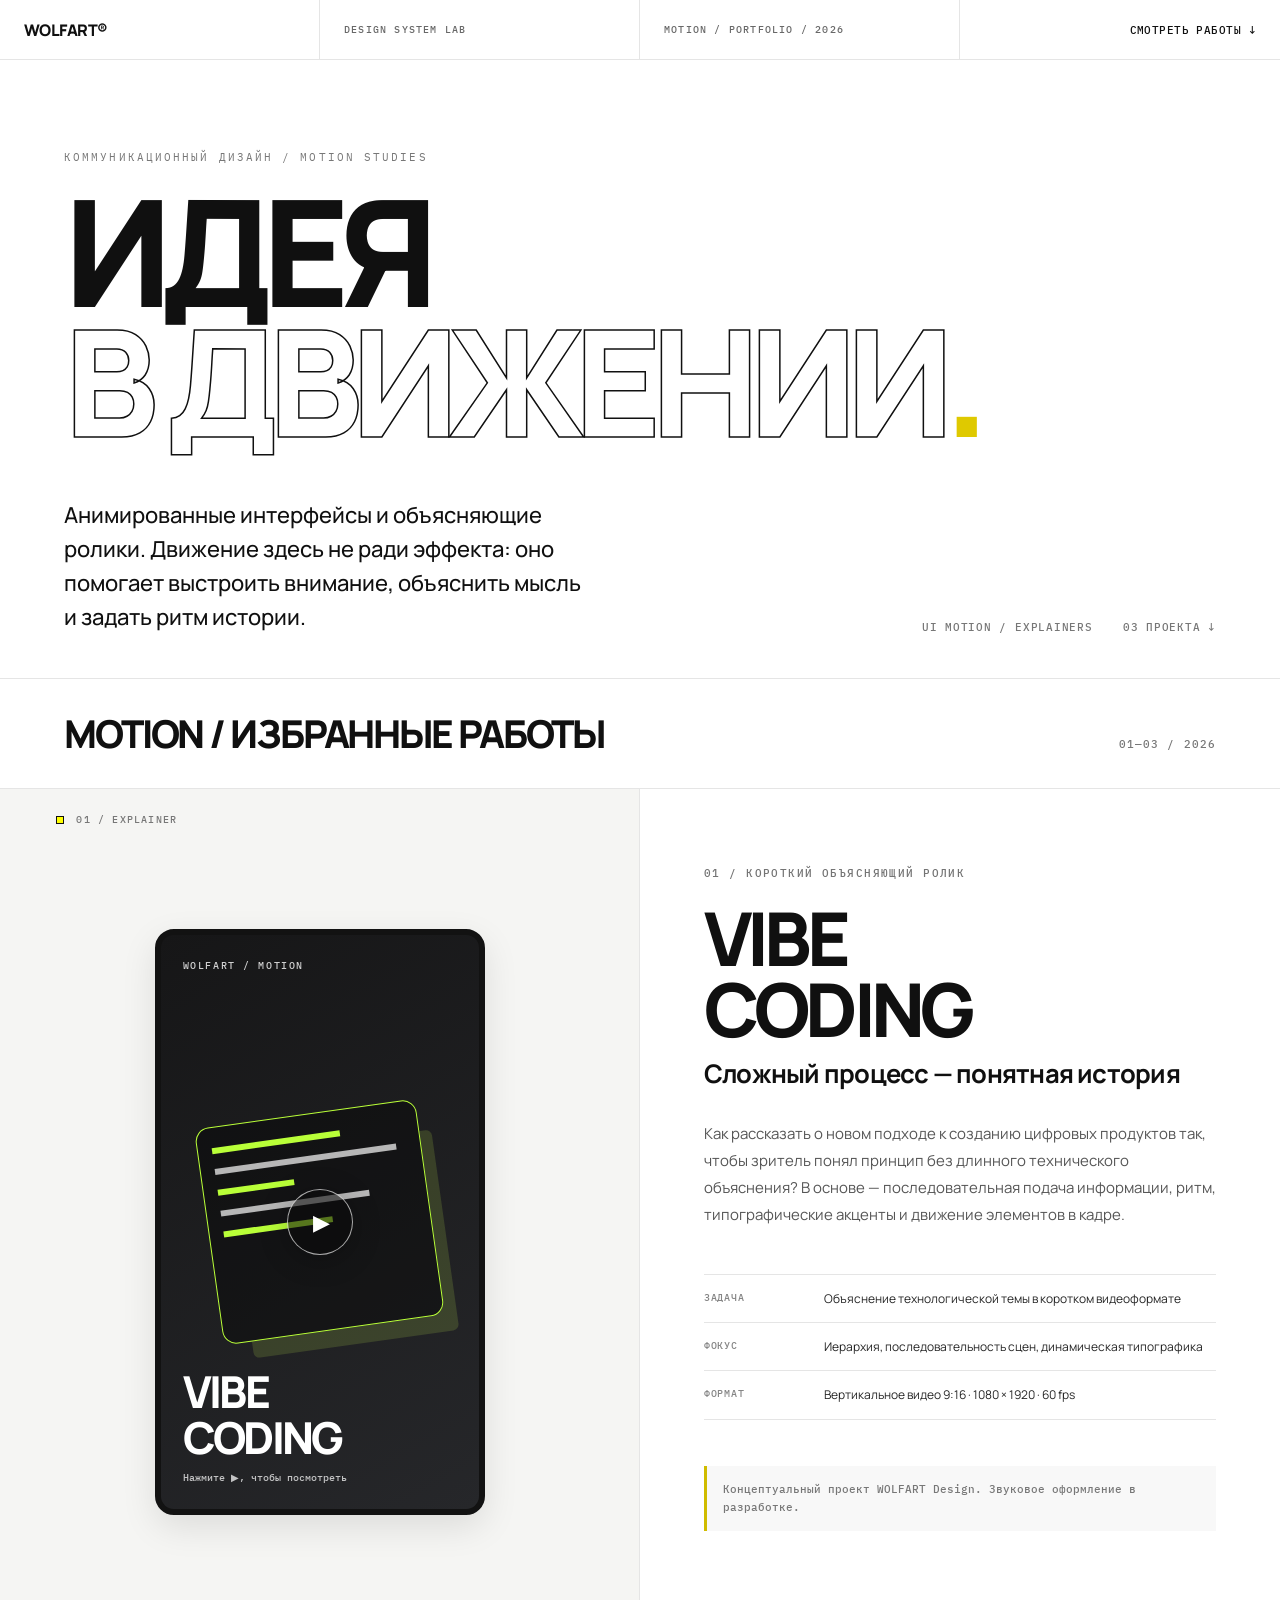
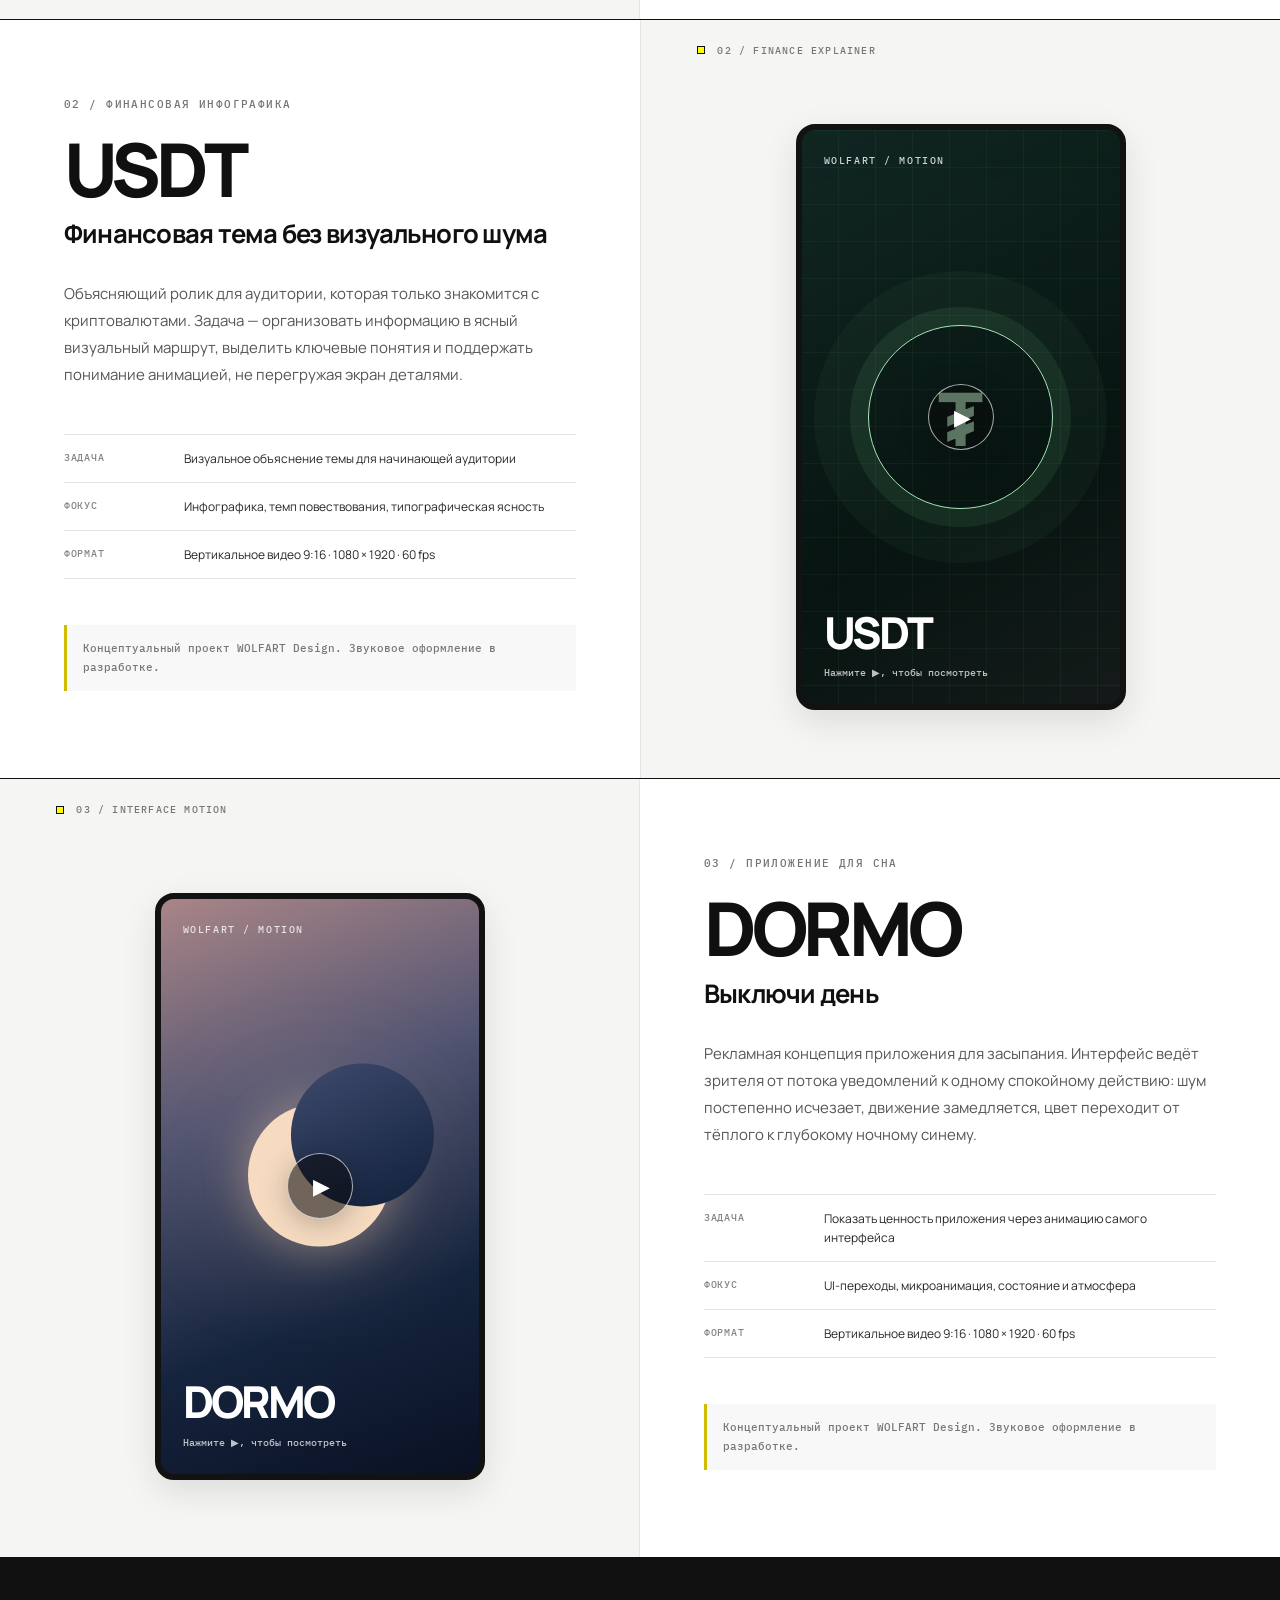
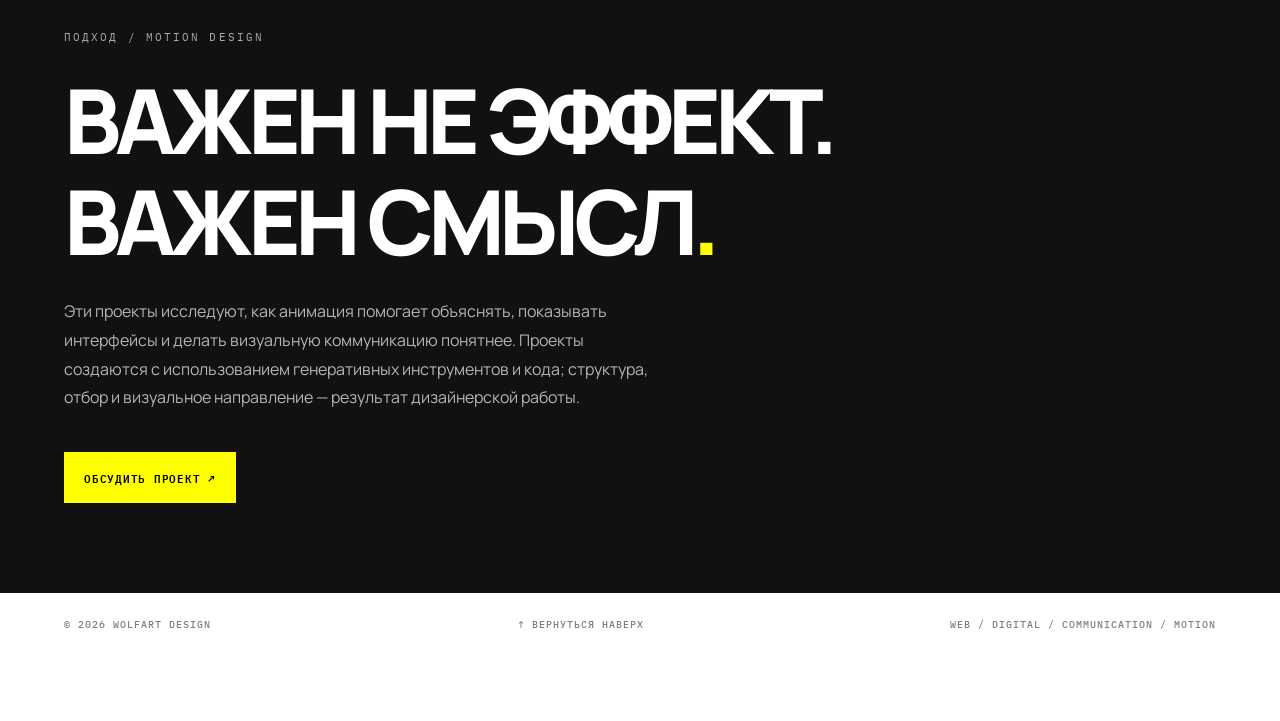
<file: motion/index.html>
<!doctype html>
<html lang="ru">
<head>
  <meta charset="utf-8">
  <meta name="viewport" content="width=device-width, initial-scale=1, viewport-fit=cover">
  <meta name="theme-color" content="#fff">
  <meta name="description" content="WOLFART Design — motion-дизайн, анимация интерфейсов и объясняющие ролики. VIBECODING, USDT, DORMO.">
  <title>MOTION / WOLFART Design — анимация и цифровые истории</title>
  <link rel="preconnect" href="https://fonts.googleapis.com">
  <link rel="preconnect" href="https://fonts.gstatic.com" crossorigin>
  <link href="https://fonts.googleapis.com/css2?family=IBM+Plex+Mono:wght@400;500;600&family=Manrope:wght@400;500;600;700;800&display=swap" rel="stylesheet">
  <style>
    :root { --ink:#101010; --muted:#686868; --line:#e5e5e5; --acid:#ffff00; --paper:#fff; }
    *,*::before,*::after { box-sizing:border-box; }
    html { scroll-behavior:smooth; }
    body { margin:0; background:var(--paper); color:var(--ink); font-family:Manrope,Arial,sans-serif; -webkit-font-smoothing:antialiased; }
    a { color:inherit; }
    button { font:inherit; }
    button,a,video { -webkit-tap-highlight-color:transparent; }
    :focus-visible { outline:3px solid #c5a900; outline-offset:4px; }
    .mono { font-family:"IBM Plex Mono",Consolas,monospace; }
    .topbar { display:grid; grid-template-columns:1fr 1fr 1fr 1fr; border-bottom:1px solid var(--line); min-height:60px; }
    .topbar>* { padding:17px 24px; display:flex; align-items:center; border-right:1px solid var(--line); min-width:0; }
    .topbar>*:last-child { border-right:0; justify-content:flex-end; }
    .logo { font-size:16px; font-weight:800; text-decoration:none; letter-spacing:-.035em; }
    .topmeta { color:var(--muted); font:500 10px "IBM Plex Mono",monospace; letter-spacing:.12em; text-transform:uppercase; }
    .toplink { font:500 11px "IBM Plex Mono",monospace; text-decoration:none; letter-spacing:.04em; text-transform:uppercase; gap:10px; transition:background .2s; }
    .toplink:hover { background:var(--acid); }
    .hero { padding:clamp(45px,7vw,112px) clamp(20px,5vw,88px) 44px; border-bottom:1px solid var(--line); }
    .eyebrow { margin:0 0 22px; color:#777; font-size:11px; letter-spacing:.19em; text-transform:uppercase; }
    .hero h1 { margin:0; max-width:1450px; font-size:clamp(54px,11.6vw,200px); line-height:.88; letter-spacing:-.075em; font-weight:800; text-transform:uppercase; }
    .hero h1 span { display:block; }
    .hero h1 .outline { -webkit-text-stroke:1.5px var(--ink); color:transparent; }
    .hero h1 .dot { color:#dfc900; display:inline; -webkit-text-stroke:0; }
    .hero-bottom { display:grid; grid-template-columns: 1fr 1fr; align-items:end; gap:26px; margin-top:clamp(30px,4vw,64px); }
    .hero-lead { max-width:520px; margin:0; font-size:clamp(16px,1.9vw,22px); line-height:1.55; font-weight:500; }
    .hero-meta { display:flex; justify-content:flex-end; flex-wrap:wrap; gap:12px 30px; color:#777; text-transform:uppercase; font:500 11px "IBM Plex Mono",monospace; letter-spacing:.07em; }
    .section-header { display:flex; flex-wrap:wrap; justify-content:space-between; align-items:baseline; gap:12px 20px; padding:28px clamp(20px,5vw,88px); border-bottom:1px solid var(--line); }
    .section-header h2 { margin:0; font-size:clamp(25px,3vw,39px); letter-spacing:-.055em; text-transform:uppercase; font-weight:800; }
    .section-header .count { font:500 11px "IBM Plex Mono",monospace; text-transform:uppercase; letter-spacing:.1em; color:#777; }
    .project { display:grid; grid-template-columns:minmax(0,1fr) minmax(360px,1fr); border-bottom:1px solid var(--ink); min-width:0; }
    .project:nth-of-type(even) .project-art { order:2; border-right:0; border-left:1px solid var(--line); }
    .project-art { min-width:0; padding:clamp(20px,4.4vw,70px); background:#f5f5f3; border-right:1px solid var(--line); display:flex; justify-content:center; align-items:center; position:relative; }
    .art-sidenote { position:absolute; top:24px; left:clamp(20px,4.4vw,70px); display:flex; align-items:center; gap:12px; font:500 10px "IBM Plex Mono",monospace; letter-spacing:.12em; text-transform:uppercase; color:#777; }
    .art-sidenote::before { content:""; display:block; width:8px; height:8px; background:var(--acid); border:1px solid var(--ink); }
    .screen { position:relative; width:min(100%,330px); aspect-ratio:9/16; background:#131313; overflow:hidden; border:6px solid #121212; border-radius:19px; box-shadow:0 12px 35px rgba(0,0,0,.1); margin:36px auto 0; isolation:isolate; }
    .screen video { position:absolute; inset:0; z-index:1; width:100%; height:100%; object-fit:contain; background:black; opacity:0; pointer-events:none; }
    .screen[data-playing="true"] video { opacity:1; pointer-events:auto; }
    .screen[data-playing="true"] .fallback { opacity:0; visibility:hidden; pointer-events:none; }
    .fallback { position:absolute; z-index:2; inset:0; display:flex; flex-direction:column; justify-content:space-between; padding:24px 22px; color:white; overflow:hidden; }
    .poster-play { position:absolute; z-index:5; left:50%; top:50%; transform:translate(-50%,-50%); display:grid; place-items:center; width:66px; height:66px; padding:0 0 0 3px; border:1px solid rgba(255,255,255,.65); border-radius:50%; background:rgba(10,10,10,.56); color:#fff; font-size:22px; cursor:pointer; box-shadow:0 5px 28px rgba(0,0,0,.25); transition:transform .2s,background .2s; }
    .poster-play:hover,.poster-play:focus-visible { background:#101010; transform:translate(-50%,-50%) scale(1.08); }
    .poster-play:focus-visible { outline:3px solid #ffff00; outline-offset:4px; }
    .fallback .mini { position:relative; z-index:2; font:500 10px "IBM Plex Mono",monospace; text-transform:uppercase; letter-spacing:.16em; opacity:.8; }
    .fallback .visual { position:absolute; inset:0; display:grid; place-items:center; }
    .fallback .titlecard { z-index:2; position:relative; font-weight:800; font-size:clamp(28px,3.5vw,44px); letter-spacing:-.06em; line-height:1.04; text-transform:uppercase; overflow-wrap:anywhere; }
    .fallback .pending { z-index:2; position:relative; margin:10px 0 0; font:500 10px/1.5 "IBM Plex Mono",monospace; color:rgba(255,255,255,.73); }
    .usdt { background:linear-gradient(153deg,#112722,#071411 64%,#151b1a); }
    .usdt .token { display:grid; place-items:center; width:58%; aspect-ratio:1; border:1px solid #a6e7b7; border-radius:50%; font:800 clamp(45px,7vw,74px) Manrope,sans-serif; color:#c6ffd4; box-shadow:0 0 0 18px #8befa014,0 0 0 54px #8befa009; animation:float 7s ease-in-out infinite; }
    .usdt .visual:before { content:""; position:absolute; inset:0; background:linear-gradient(90deg,transparent 97%,#78cb942b 97%),linear-gradient(0deg,transparent 97%,#78cb942b 97%); background-size:37px 37px; opacity:.34; }
    .vibe { background:linear-gradient(150deg,#161617,#26272a); }
    .vibe .code-shape { width:70%; height:38%; border:1px solid #b9ff38; border-radius:14px; padding:20px 14px; background:rgba(0,0,0,.36); display:flex; flex-direction:column; gap:15px; transform:rotate(-8deg); box-shadow:20px 25px 0 -8px #cfff5426; animation:float 8s ease-in-out infinite; }
    .code-shape i { height:6px; width:67%; display:block; background:#b9ff38; }
    .code-shape i:nth-child(2){width:95%;background:#b7b7b7}.code-shape i:nth-child(3){width:40%}.code-shape i:nth-child(4){width:78%;background:#b7b7b7}.code-shape i:nth-child(5){width:57%}
    .dormo { background:linear-gradient(160deg,#a98587 0%,#535572 35%,#15243d 70%,#0a1123 100%); }
    .dormo .moon { width:45%; aspect-ratio:1; border-radius:50%; background:#f6dbc1; box-shadow:0 0 48px #f2caa572,0 0 130px #f2caa53b; transform:translateY(-8%); animation:breath 6s ease-in-out infinite; }
    .dormo .moon::after { content:""; position:absolute; width:100%; height:100%; background:linear-gradient(155deg,#3f4a6c,#10203c); border-radius:50%; transform:translate(30%,-28%); }
    .project-copy { padding:clamp(36px,6vw,94px) clamp(24px,5vw,84px); display:flex; flex-direction:column; justify-content:center; }
    .project-index { font:500 11px "IBM Plex Mono",monospace; text-transform:uppercase; letter-spacing:.13em; color:#747474; }
    .project-title { margin:23px 0 10px; font-size:clamp(43px,5.8vw,93px); font-weight:800; letter-spacing:-.065em; line-height:.95; text-transform:uppercase; overflow-wrap:anywhere; }
    .project-subtitle { font-size:clamp(18px,2vw,26px); line-height:1.2; letter-spacing:-.03em; margin:5px 0 30px; font-weight:700; }
    .project-description { margin:0 0 30px; max-width:520px; color:#565656; font-size:15px; line-height:1.8; }
    .detail-grid { display:grid; grid-template-columns:120px 1fr; gap:0; border-top:1px solid var(--line); }
    .detail-grid dt,.detail-grid dd { margin:0; padding:14px 0; border-bottom:1px solid var(--line); font-size:12px; line-height:1.6; }
    .detail-grid dt { color:#858585; font:500 10px/1.7 "IBM Plex Mono",monospace; text-transform:uppercase; letter-spacing:.07em; padding-right:10px; }
    .detail-grid dd { color:#262626; }
    .note { margin-top:30px; padding:14px 16px; background:#f8f8f8; border-left:3px solid #d0bc00; font:500 11px/1.7 "IBM Plex Mono",monospace; color:#777; }
    .closing { padding:70px clamp(20px,5vw,88px) 90px; background:#111; color:white; }
    .closing .eyebrow { color:#aaa; }
    .closing h2 { margin:10px 0 26px; font-size:clamp(40px,7vw,112px); line-height:1.12; letter-spacing:-.065em; font-weight:800; max-width:1050px; text-transform:uppercase; }
    .closing p { max-width:600px; color:#b4b4b4; line-height:1.8; }
    .closing a { display:inline-block; margin:24px 0 0; text-decoration:none; background:var(--acid); color:black; padding:16px 20px; font:600 11px "IBM Plex Mono",monospace; letter-spacing:.07em; text-transform:uppercase; }
    .closing a:hover { background:white; }
    .sitefoot { display:flex; justify-content:space-between; flex-wrap:wrap; gap:10px; padding:25px clamp(20px,5vw,88px) 90px; color:#7e7e7e; font:500 10px "IBM Plex Mono",monospace; letter-spacing:.1em; text-transform:uppercase; }
    .sitefoot a { text-decoration:none; }
    .sitefoot a:hover { color:black; }
    @keyframes float { 0%,100%{transform:translateY(0) rotate(-8deg)}50%{transform:translateY(-10px) rotate(-8deg)} }
    @keyframes breath { 0%,100%{opacity:.8}50%{opacity:1} }
    .usdt .token { animation-name:none; }
    @media (max-width:900px) {
      .topbar { grid-template-columns:1fr 1fr; }
      .topbar>*:nth-child(2),.topbar>*:nth-child(3) { display:none; }
      .project { grid-template-columns:1fr; }
      .project:nth-of-type(even) .project-art { order:0; border:0; border-bottom:1px solid var(--line); }
      .project-art { border:0; border-bottom:1px solid var(--line); padding:56px 20px 46px; }
      .art-sidenote { left:20px; top:17px; }
      .project-copy { padding:43px 22px 55px; }
      .screen { max-width:300px; margin:22px auto 0; }
      .hero-bottom { grid-template-columns:1fr; }
      .hero-meta { justify-content:flex-start; }
    }
    @media (max-width:540px) {
      .topbar>* { padding:15px 20px; }
      .hero h1 { font-size:clamp(43px,12.2vw,72px); }
      .hero { padding-bottom:34px; }
      .project-title { font-size:clamp(38px,12vw,70px); }
      .detail-grid { grid-template-columns:97px 1fr; }
      .screen { width:min(100%,275px); }
      .sitefoot { padding-bottom:30px; }
    }
    @media (prefers-reduced-motion:reduce) { *,*::before,*::after { animation:none!important; scroll-behavior:auto!important; transition:none!important; } }
  </style>
</head>
<body id="top">
  <a class="toplink" href="#work" style="position:absolute;left:-9999px;top:auto" onfocus="this.style.left='12px';this.style.top='70px'" onblur="this.style.left='-9999px'">К проектам</a>
  <header class="topbar">
    <a class="logo" href="#top" aria-label="WOLFART Design — наверх">WOLFART®</a>
    <span class="topmeta">Design System Lab</span>
    <span class="topmeta">Motion / Portfolio / 2026</span>
    <a class="toplink" href="#work">Смотреть работы ↓</a>
  </header>
  <main>
    <section class="hero" aria-labelledby="hero-title">
      <p class="eyebrow mono">Коммуникационный дизайн / Motion studies</p>
      <h1 id="hero-title"><span>Идея</span><span class="outline">в движении<span class="dot">.</span></span></h1>
      <div class="hero-bottom">
        <p class="hero-lead">Анимированные интерфейсы и объясняющие ролики. Движение здесь не ради эффекта: оно помогает выстроить внимание, объяснить мысль и задать ритм истории.</p>
        <div class="hero-meta"><span>UI Motion / Explainers</span><span>03 проекта ↓</span></div>
      </div>
    </section>
    <div class="section-header" id="work">
      <h2>Motion / Избранные работы</h2>
      <span class="count">01—03 / 2026</span>
    </div>
    <article class="project" id="vibecoding" aria-labelledby="title-vibe">
      <div class="project-art">
        <span class="art-sidenote">01 / Explainer</span>
        <div class="screen" data-playing="false">
          <div class="fallback vibe" aria-live="polite">
            <button class="poster-play" type="button" aria-label="Воспроизвести VIBECODING" title="Воспроизвести VIBECODING">▶</button>
            <span class="mini">WOLFART / MOTION</span>
            <div class="visual" aria-hidden="true"><div class="code-shape"><i></i><i></i><i></i><i></i><i></i></div></div>
            <div><div class="titlecard">VIBE<br>CODING</div><p class="pending">Нажмите ▶, чтобы посмотреть</p></div>
          </div>
          <video controls playsinline preload="metadata" aria-label="Анимационный ролик о вайбкодинге" controlslist="nodownload">
            <source src="https://d2ol7oe51mr4n9.cloudfront.net/user_2zV2PdAZJ8HKfqtmdirWHd0cpVq/8c2bbb3f-893c-47fc-8e46-45bc6db6d887.mp4" type="video/mp4">
            Ваш браузер не поддерживает видео HTML5.
          </video>
        </div>
      </div>
      <div class="project-copy">
        <span class="project-index">01 / Короткий объясняющий ролик</span>
        <h2 id="title-vibe" class="project-title">Vibe<br>coding</h2>
        <p class="project-subtitle">Сложный процесс — понятная история</p>
        <p class="project-description">Как рассказать о новом подходе к созданию цифровых продуктов так, чтобы зритель понял принцип без длинного технического объяснения? В основе — последовательная подача информации, ритм, типографические акценты и движение элементов в кадре.</p>
        <dl class="detail-grid">
          <dt>Задача</dt><dd>Объяснение технологической темы в коротком видеоформате</dd>
          <dt>Фокус</dt><dd>Иерархия, последовательность сцен, динамическая типографика</dd>
          <dt>Формат</dt><dd>Вертикальное видео 9:16 · 1080 × 1920 · 60 fps</dd>
        </dl>
        <p class="note">Концептуальный проект WOLFART Design. Звуковое оформление в разработке.</p>
      </div>
    </article>
    <article class="project" id="usdt" aria-labelledby="title-usdt">
      <div class="project-art">
        <span class="art-sidenote">02 / Finance explainer</span>
        <div class="screen" data-playing="false">
          <div class="fallback usdt" aria-live="polite">
            <button class="poster-play" type="button" aria-label="Воспроизвести USDT" title="Воспроизвести USDT">▶</button>
            <span class="mini">WOLFART / MOTION</span>
            <div class="visual" aria-hidden="true"><div class="token">₮</div></div>
            <div><div class="titlecard">USDT</div><p class="pending">Нажмите ▶, чтобы посмотреть</p></div>
          </div>
          <video controls playsinline preload="metadata" aria-label="Объясняющий ролик о USDT" controlslist="nodownload">
            <source src="https://d2ol7oe51mr4n9.cloudfront.net/user_2zV2PdAZJ8HKfqtmdirWHd0cpVq/49e635eb-4064-4880-b75f-3a27ec34ccdc.mp4" type="video/mp4">
            Ваш браузер не поддерживает видео HTML5.
          </video>
        </div>
      </div>
      <div class="project-copy">
        <span class="project-index">02 / Финансовая инфографика</span>
        <h2 id="title-usdt" class="project-title">USDT</h2>
        <p class="project-subtitle">Финансовая тема без визуального шума</p>
        <p class="project-description">Объясняющий ролик для аудитории, которая только знакомится с криптовалютами. Задача — организовать информацию в ясный визуальный маршрут, выделить ключевые понятия и поддержать понимание анимацией, не перегружая экран деталями.</p>
        <dl class="detail-grid">
          <dt>Задача</dt><dd>Визуальное объяснение темы для начинающей аудитории</dd>
          <dt>Фокус</dt><dd>Инфографика, темп повествования, типографическая ясность</dd>
          <dt>Формат</dt><dd>Вертикальное видео 9:16 · 1080 × 1920 · 60 fps</dd>
        </dl>
        <p class="note">Концептуальный проект WOLFART Design. Звуковое оформление в разработке.</p>
      </div>
    </article>
    <article class="project" id="dormo" aria-labelledby="title-dormo">
      <div class="project-art">
        <span class="art-sidenote">03 / Interface motion</span>
        <div class="screen" data-playing="false">
          <div class="fallback dormo" aria-live="polite">
            <button class="poster-play" type="button" aria-label="Воспроизвести DORMO" title="Воспроизвести DORMO">▶</button>
            <span class="mini">WOLFART / MOTION</span>
            <div class="visual" aria-hidden="true"><div class="moon"></div></div>
            <div><div class="titlecard">DORMO</div><p class="pending">Нажмите ▶, чтобы посмотреть</p></div>
          </div>
          <video controls playsinline preload="metadata" aria-label="Анимация интерфейса приложения Dormo" controlslist="nodownload">
            <source src="https://d2ol7oe51mr4n9.cloudfront.net/user_2zV2PdAZJ8HKfqtmdirWHd0cpVq/7a829fe3-3a0c-4a8d-80c8-da4b0fdbc57d.mp4" type="video/mp4">
            Ваш браузер не поддерживает видео HTML5.
          </video>
        </div>
      </div>
      <div class="project-copy">
        <span class="project-index">03 / Приложение для сна</span>
        <h2 id="title-dormo" class="project-title">Dormo</h2>
        <p class="project-subtitle">Выключи день</p>
        <p class="project-description">Рекламная концепция приложения для засыпания. Интерфейс ведёт зрителя от потока уведомлений к одному спокойному действию: шум постепенно исчезает, движение замедляется, цвет переходит от тёплого к глубокому ночному синему.</p>
        <dl class="detail-grid">
          <dt>Задача</dt><dd>Показать ценность приложения через анимацию самого интерфейса</dd>
          <dt>Фокус</dt><dd>UI-переходы, микроанимация, состояние и атмосфера</dd>
          <dt>Формат</dt><dd>Вертикальное видео 9:16 · 1080 × 1920 · 60 fps</dd>
        </dl>
        <p class="note">Концептуальный проект WOLFART Design. Звуковое оформление в разработке.</p>
      </div>
    </article>
    <section class="closing">
      <p class="eyebrow mono">Подход / Motion design</p>
      <h2>Важен не эффект.<br>Важен смысл<span style="color:var(--acid)">.</span></h2>
      <p>Эти проекты исследуют, как анимация помогает объяснять, показывать интерфейсы и делать визуальную коммуникацию понятнее. Проекты создаются с использованием генеративных инструментов и кода; структура, отбор и визуальное направление — результат дизайнерской работы.</p>
      <a href="mailto:wolfart.creative@gmail.com">Обсудить проект ↗</a>
    </section>
  </main>
  <footer class="sitefoot"><span>© 2026 WOLFART Design</span><a href="#top">↑ Вернуться наверх</a><span>Web / Digital / Communication / Motion</span></footer>
  <script>
    (function () {
      document.querySelectorAll('.screen').forEach(function (screen) {
        var video = screen.querySelector('video');
        var playButton = screen.querySelector('.poster-play');
        var status = screen.querySelector('.pending');
        if (!video || !playButton) return;
        playButton.addEventListener('click', function () {
          var attempt = video.play();
          if (attempt && typeof attempt.catch === 'function') {
            attempt.catch(function () {
              screen.dataset.playing = 'false';
              if (status) status.textContent = 'Не удалось начать воспроизведение';
            });
          }
        });
        video.addEventListener('playing', function () {
          screen.dataset.playing = 'true';
        });
        video.addEventListener('ended', function () {
          screen.dataset.playing = 'false';
          video.currentTime = 0;
        });
        video.addEventListener('error', function () {
          screen.dataset.playing = 'false';
          if (status) status.textContent = 'Видео временно недоступно';
        });
      });
    })();
  </script>
</body>
</html>
</file>
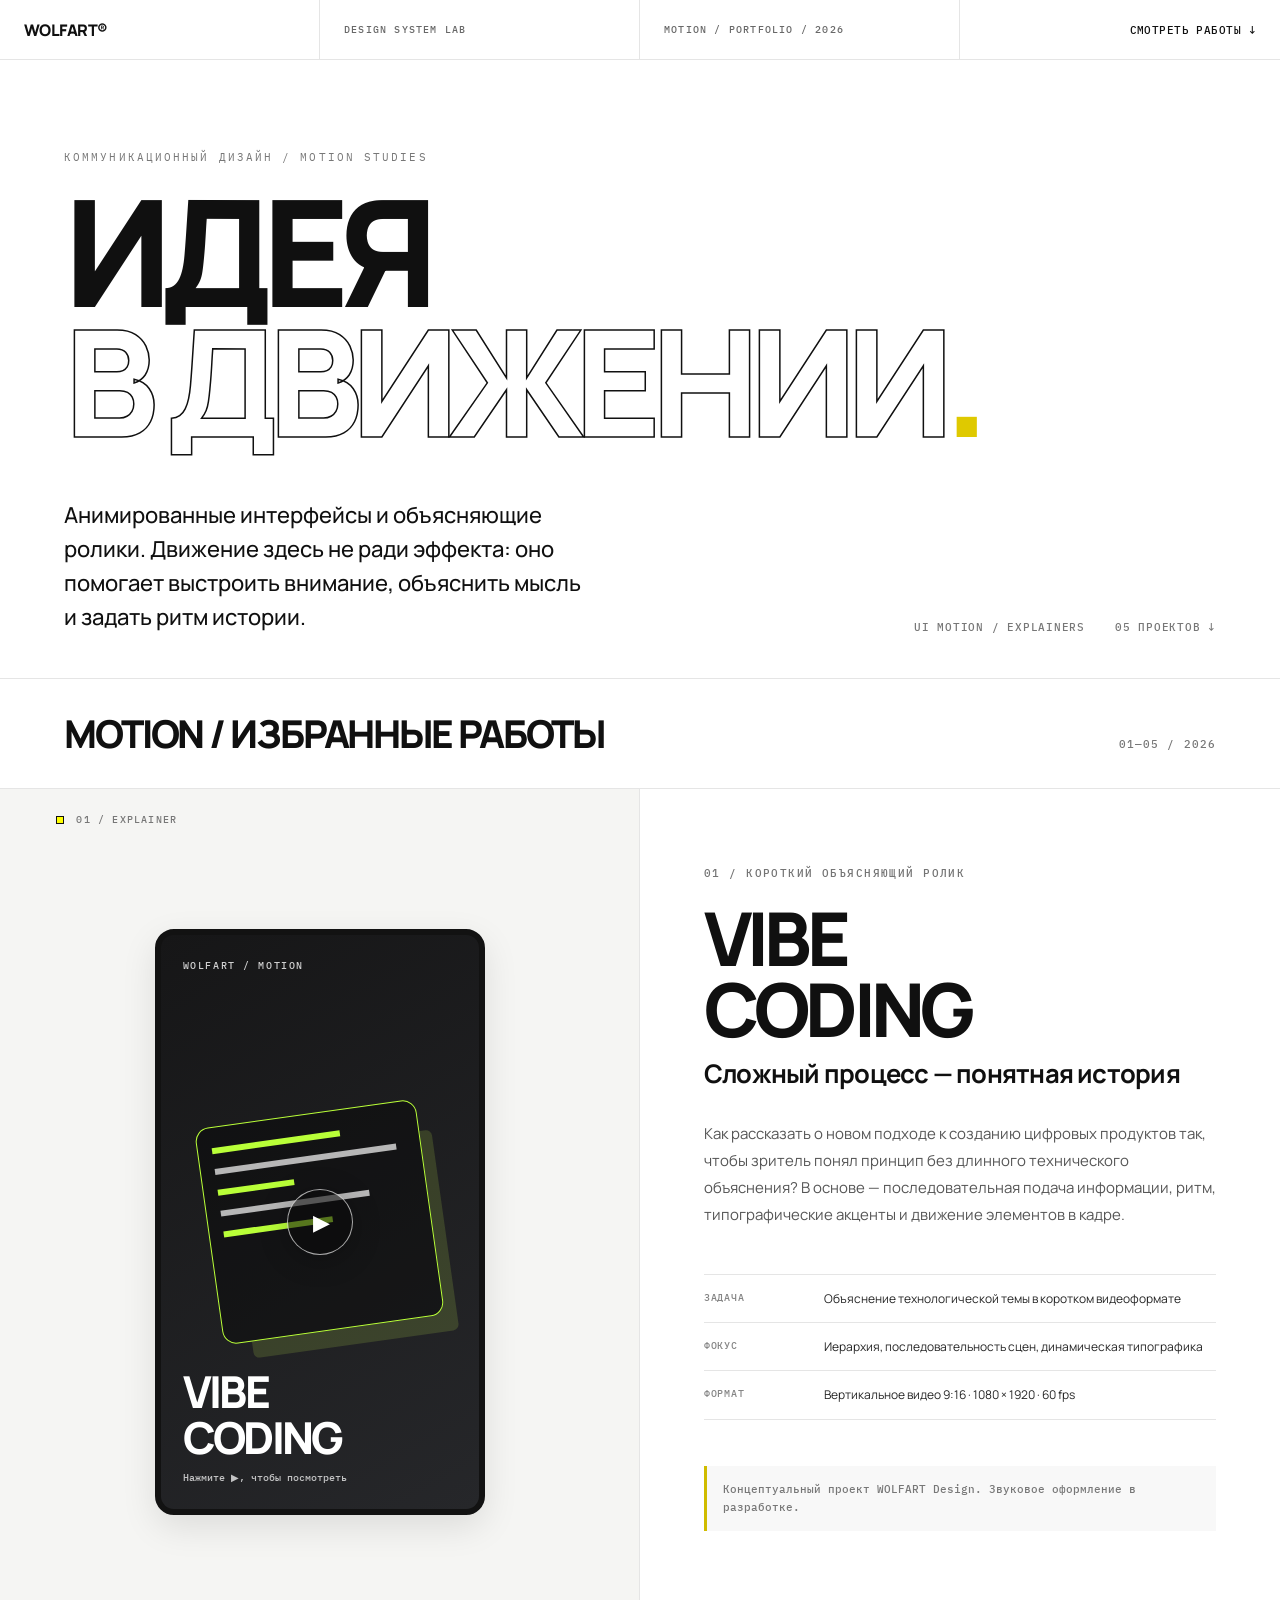
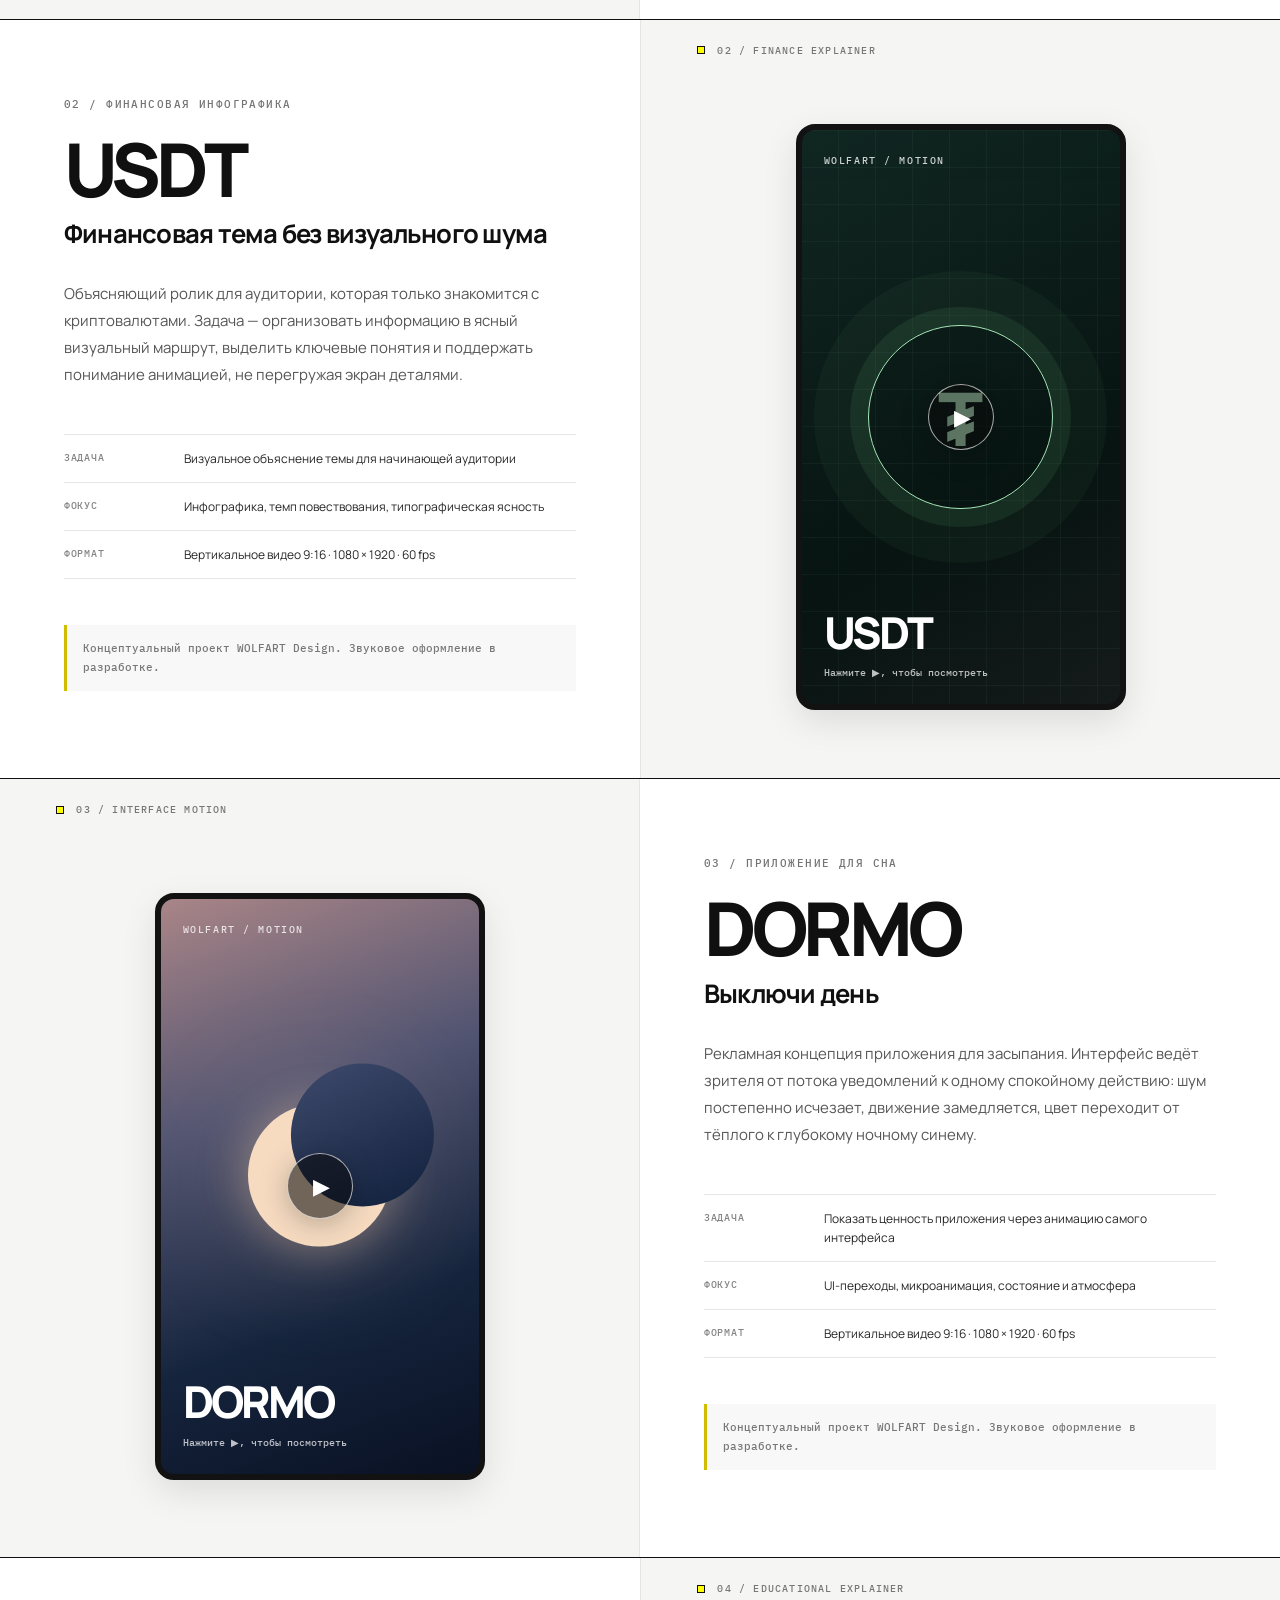
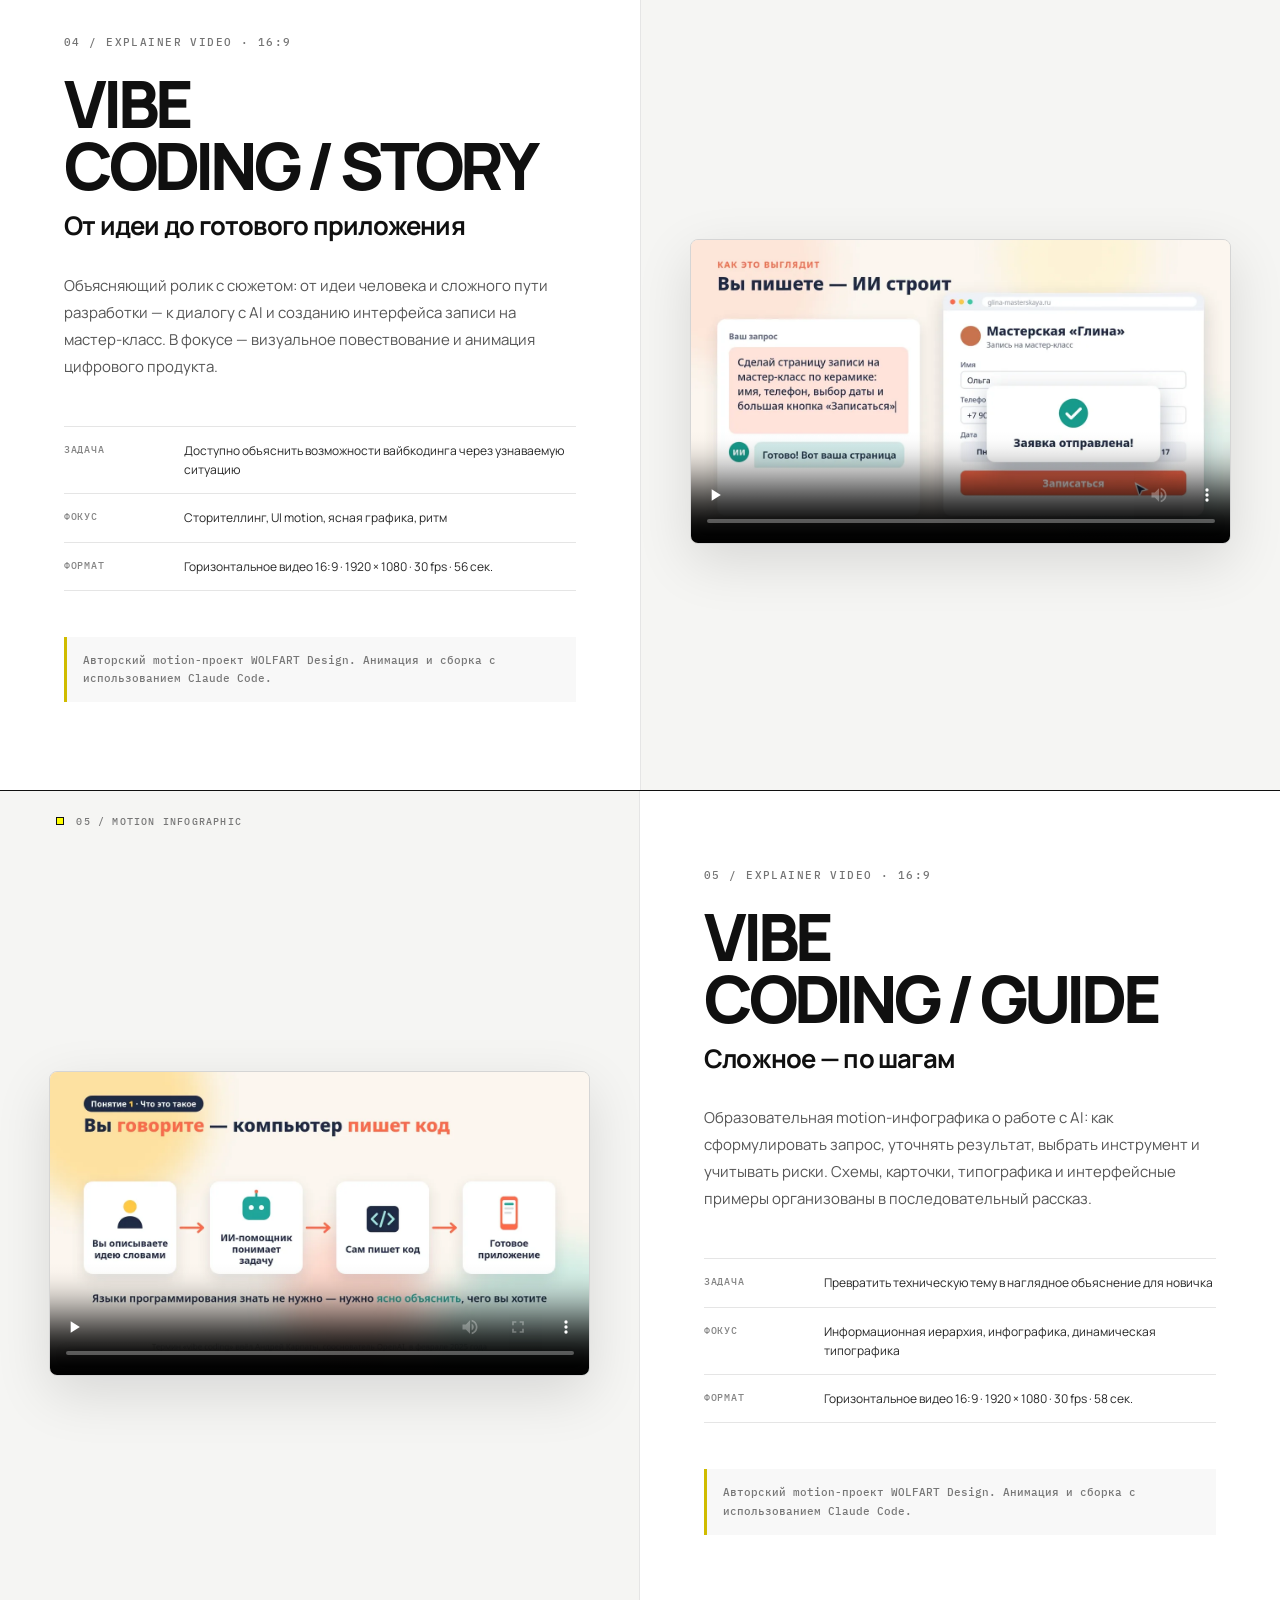
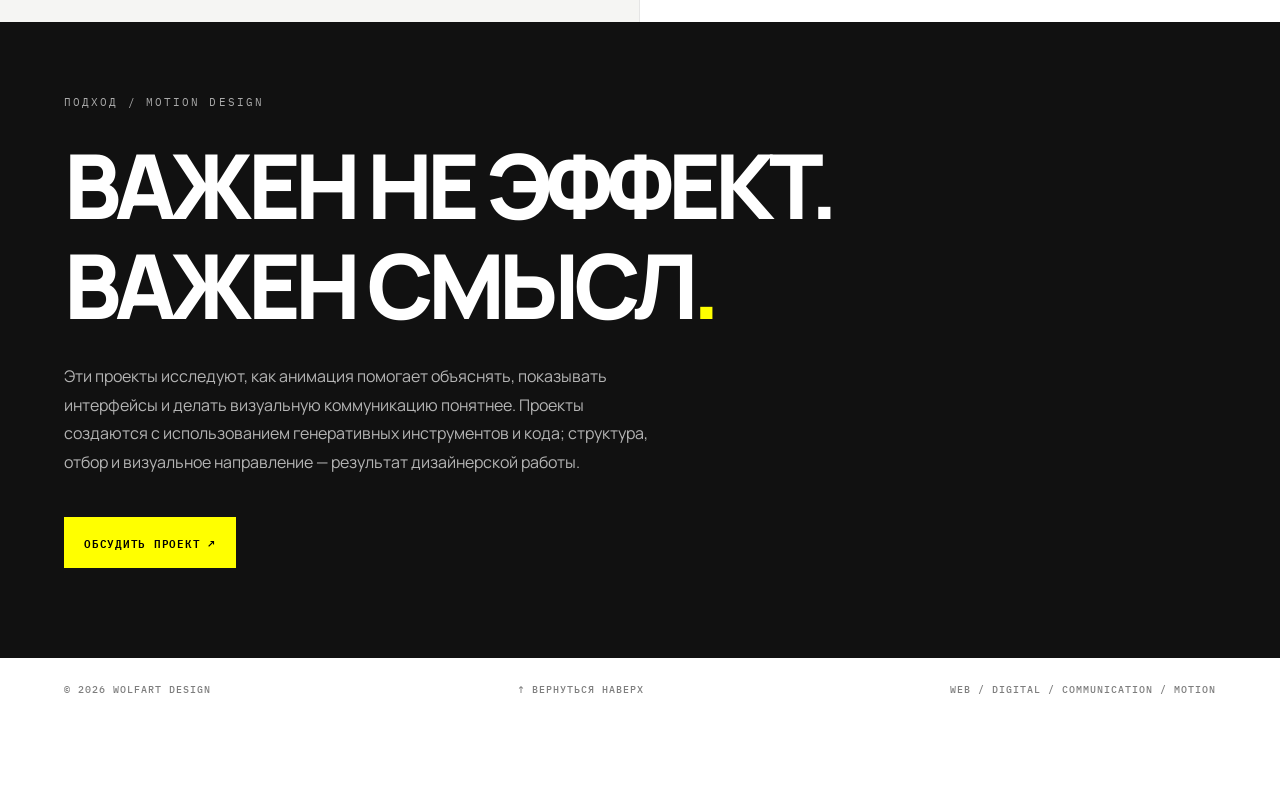
<file: motion.html>
<!doctype html>
<html lang="ru">
<head>
  <meta charset="utf-8">
  <meta name="viewport" content="width=device-width, initial-scale=1, viewport-fit=cover">
  <meta name="theme-color" content="#fff">
  <meta name="description" content="WOLFART Design — motion-дизайн, анимация интерфейсов и объясняющие ролики. Вайбкодинг, USDT, Dormo и образовательная инфографика.">
  <title>MOTION / WOLFART Design — анимация и цифровые истории</title>
  <link rel="preconnect" href="https://fonts.googleapis.com">
  <link rel="preconnect" href="https://fonts.gstatic.com" crossorigin>
  <link href="https://fonts.googleapis.com/css2?family=IBM+Plex+Mono:wght@400;500;600&family=Manrope:wght@400;500;600;700;800&display=swap" rel="stylesheet">
  <style>
    :root { --ink:#101010; --muted:#686868; --line:#e5e5e5; --acid:#ffff00; --paper:#fff; }
    *,*::before,*::after { box-sizing:border-box; }
    html { scroll-behavior:smooth; }
    body { margin:0; background:var(--paper); color:var(--ink); font-family:Manrope,Arial,sans-serif; -webkit-font-smoothing:antialiased; }
    a { color:inherit; }
    button { font:inherit; }
    button,a,video { -webkit-tap-highlight-color:transparent; }
    :focus-visible { outline:3px solid #c5a900; outline-offset:4px; }
    .mono { font-family:"IBM Plex Mono",Consolas,monospace; }
    .topbar { display:grid; grid-template-columns:1fr 1fr 1fr 1fr; border-bottom:1px solid var(--line); min-height:60px; }
    .topbar>* { padding:17px 24px; display:flex; align-items:center; border-right:1px solid var(--line); min-width:0; }
    .topbar>*:last-child { border-right:0; justify-content:flex-end; }
    .logo { font-size:16px; font-weight:800; text-decoration:none; letter-spacing:-.035em; }
    .topmeta { color:var(--muted); font:500 10px "IBM Plex Mono",monospace; letter-spacing:.12em; text-transform:uppercase; }
    .toplink { font:500 11px "IBM Plex Mono",monospace; text-decoration:none; letter-spacing:.04em; text-transform:uppercase; gap:10px; transition:background .2s; }
    .toplink:hover { background:var(--acid); }
    .hero { padding:clamp(45px,7vw,112px) clamp(20px,5vw,88px) 44px; border-bottom:1px solid var(--line); }
    .eyebrow { margin:0 0 22px; color:#777; font-size:11px; letter-spacing:.19em; text-transform:uppercase; }
    .hero h1 { margin:0; max-width:1450px; font-size:clamp(54px,11.6vw,200px); line-height:.88; letter-spacing:-.075em; font-weight:800; text-transform:uppercase; }
    .hero h1 span { display:block; }
    .hero h1 .outline { -webkit-text-stroke:1.5px var(--ink); color:transparent; }
    .hero h1 .dot { color:#dfc900; display:inline; -webkit-text-stroke:0; }
    .hero-bottom { display:grid; grid-template-columns: 1fr 1fr; align-items:end; gap:26px; margin-top:clamp(30px,4vw,64px); }
    .hero-lead { max-width:520px; margin:0; font-size:clamp(16px,1.9vw,22px); line-height:1.55; font-weight:500; }
    .hero-meta { display:flex; justify-content:flex-end; flex-wrap:wrap; gap:12px 30px; color:#777; text-transform:uppercase; font:500 11px "IBM Plex Mono",monospace; letter-spacing:.07em; }
    .section-header { display:flex; flex-wrap:wrap; justify-content:space-between; align-items:baseline; gap:12px 20px; padding:28px clamp(20px,5vw,88px); border-bottom:1px solid var(--line); }
    .section-header h2 { margin:0; font-size:clamp(25px,3vw,39px); letter-spacing:-.055em; text-transform:uppercase; font-weight:800; }
    .section-header .count { font:500 11px "IBM Plex Mono",monospace; text-transform:uppercase; letter-spacing:.1em; color:#777; }
    .project { display:grid; grid-template-columns:minmax(0,1fr) minmax(360px,1fr); border-bottom:1px solid var(--ink); min-width:0; }
    .project:nth-of-type(even) .project-art { order:2; border-right:0; border-left:1px solid var(--line); }
    .project-art { min-width:0; padding:clamp(20px,4.4vw,70px); background:#f5f5f3; border-right:1px solid var(--line); display:flex; justify-content:center; align-items:center; position:relative; }
    .art-sidenote { position:absolute; top:24px; left:clamp(20px,4.4vw,70px); display:flex; align-items:center; gap:12px; font:500 10px "IBM Plex Mono",monospace; letter-spacing:.12em; text-transform:uppercase; color:#777; }
    .art-sidenote::before { content:""; display:block; width:8px; height:8px; background:var(--acid); border:1px solid var(--ink); }
    .screen { position:relative; width:min(100%,330px); aspect-ratio:9/16; background:#131313; overflow:hidden; border:6px solid #121212; border-radius:19px; box-shadow:0 12px 35px rgba(0,0,0,.1); margin:36px auto 0; isolation:isolate; }
    .screen video { position:absolute; inset:0; z-index:1; width:100%; height:100%; object-fit:contain; background:black; opacity:0; pointer-events:none; }
    .screen[data-playing="true"] video { opacity:1; pointer-events:auto; }
    .screen[data-playing="true"] .fallback { opacity:0; visibility:hidden; pointer-events:none; }
    .fallback { position:absolute; z-index:2; inset:0; display:flex; flex-direction:column; justify-content:space-between; padding:24px 22px; color:white; overflow:hidden; }
    .poster-play { position:absolute; z-index:5; left:50%; top:50%; transform:translate(-50%,-50%); display:grid; place-items:center; width:66px; height:66px; padding:0 0 0 3px; border:1px solid rgba(255,255,255,.65); border-radius:50%; background:rgba(10,10,10,.56); color:#fff; font-size:22px; cursor:pointer; box-shadow:0 5px 28px rgba(0,0,0,.25); transition:transform .2s,background .2s; }
    .poster-play:hover,.poster-play:focus-visible { background:#101010; transform:translate(-50%,-50%) scale(1.08); }
    .poster-play:focus-visible { outline:3px solid #ffff00; outline-offset:4px; }
    .fallback .mini { position:relative; z-index:2; font:500 10px "IBM Plex Mono",monospace; text-transform:uppercase; letter-spacing:.16em; opacity:.8; }
    .fallback .visual { position:absolute; inset:0; display:grid; place-items:center; }
    .fallback .titlecard { z-index:2; position:relative; font-weight:800; font-size:clamp(28px,3.5vw,44px); letter-spacing:-.06em; line-height:1.04; text-transform:uppercase; overflow-wrap:anywhere; }
    .fallback .pending { z-index:2; position:relative; margin:10px 0 0; font:500 10px/1.5 "IBM Plex Mono",monospace; color:rgba(255,255,255,.73); }
    .usdt { background:linear-gradient(153deg,#112722,#071411 64%,#151b1a); }
    .usdt .token { display:grid; place-items:center; width:58%; aspect-ratio:1; border:1px solid #a6e7b7; border-radius:50%; font:800 clamp(45px,7vw,74px) Manrope,sans-serif; color:#c6ffd4; box-shadow:0 0 0 18px #8befa014,0 0 0 54px #8befa009; animation:float 7s ease-in-out infinite; }
    .usdt .visual:before { content:""; position:absolute; inset:0; background:linear-gradient(90deg,transparent 97%,#78cb942b 97%),linear-gradient(0deg,transparent 97%,#78cb942b 97%); background-size:37px 37px; opacity:.34; }
    .vibe { background:linear-gradient(150deg,#161617,#26272a); }
    .vibe .code-shape { width:70%; height:38%; border:1px solid #b9ff38; border-radius:14px; padding:20px 14px; background:rgba(0,0,0,.36); display:flex; flex-direction:column; gap:15px; transform:rotate(-8deg); box-shadow:20px 25px 0 -8px #cfff5426; animation:float 8s ease-in-out infinite; }
    .code-shape i { height:6px; width:67%; display:block; background:#b9ff38; }
    .code-shape i:nth-child(2){width:95%;background:#b7b7b7}.code-shape i:nth-child(3){width:40%}.code-shape i:nth-child(4){width:78%;background:#b7b7b7}.code-shape i:nth-child(5){width:57%}
    .dormo { background:linear-gradient(160deg,#a98587 0%,#535572 35%,#15243d 70%,#0a1123 100%); }
    .dormo .moon { width:45%; aspect-ratio:1; border-radius:50%; background:#f6dbc1; box-shadow:0 0 48px #f2caa572,0 0 130px #f2caa53b; transform:translateY(-8%); animation:breath 6s ease-in-out infinite; }
    .dormo .moon::after { content:""; position:absolute; width:100%; height:100%; background:linear-gradient(155deg,#3f4a6c,#10203c); border-radius:50%; transform:translate(30%,-28%); }
    .project-copy { padding:clamp(36px,6vw,94px) clamp(24px,5vw,84px); display:flex; flex-direction:column; justify-content:center; }
    .project-index { font:500 11px "IBM Plex Mono",monospace; text-transform:uppercase; letter-spacing:.13em; color:#747474; }
    .project-title { margin:23px 0 10px; font-size:clamp(43px,5.8vw,93px); font-weight:800; letter-spacing:-.065em; line-height:.95; text-transform:uppercase; overflow-wrap:anywhere; }
    .project-subtitle { font-size:clamp(18px,2vw,26px); line-height:1.2; letter-spacing:-.03em; margin:5px 0 30px; font-weight:700; }
    .project-description { margin:0 0 30px; max-width:520px; color:#565656; font-size:15px; line-height:1.8; }
    .detail-grid { display:grid; grid-template-columns:120px 1fr; gap:0; border-top:1px solid var(--line); }
    .detail-grid dt,.detail-grid dd { margin:0; padding:14px 0; border-bottom:1px solid var(--line); font-size:12px; line-height:1.6; }
    .detail-grid dt { color:#858585; font:500 10px/1.7 "IBM Plex Mono",monospace; text-transform:uppercase; letter-spacing:.07em; padding-right:10px; }
    .detail-grid dd { color:#262626; }
    .note { margin-top:30px; padding:14px 16px; background:#f8f8f8; border-left:3px solid #d0bc00; font:500 11px/1.7 "IBM Plex Mono",monospace; color:#777; }
    .closing { padding:70px clamp(20px,5vw,88px) 90px; background:#111; color:white; }
    .closing .eyebrow { color:#aaa; }
    .closing h2 { margin:10px 0 26px; font-size:clamp(40px,7vw,112px); line-height:1.12; letter-spacing:-.065em; font-weight:800; max-width:1050px; text-transform:uppercase; }
    .closing p { max-width:600px; color:#b4b4b4; line-height:1.8; }
    .closing a { display:inline-block; margin:24px 0 0; text-decoration:none; background:var(--acid); color:black; padding:16px 20px; font:600 11px "IBM Plex Mono",monospace; letter-spacing:.07em; text-transform:uppercase; }
    .closing a:hover { background:white; }
    .sitefoot { display:flex; justify-content:space-between; flex-wrap:wrap; gap:10px; padding:25px clamp(20px,5vw,88px) 90px; color:#7e7e7e; font:500 10px "IBM Plex Mono",monospace; letter-spacing:.1em; text-transform:uppercase; }
    .sitefoot a { text-decoration:none; }
    .sitefoot a:hover { color:black; }
    @keyframes float { 0%,100%{transform:translateY(0) rotate(-8deg)}50%{transform:translateY(-10px) rotate(-8deg)} }
    @keyframes breath { 0%,100%{opacity:.8}50%{opacity:1} }
    .usdt .token { animation-name:none; }
    @media (max-width:900px) {
      .topbar { grid-template-columns:1fr 1fr; }
      .topbar>*:nth-child(2),.topbar>*:nth-child(3) { display:none; }
      .project { grid-template-columns:1fr; }
      .project:nth-of-type(even) .project-art { order:0; border:0; border-bottom:1px solid var(--line); }
      .project-art { border:0; border-bottom:1px solid var(--line); padding:56px 20px 46px; }
      .art-sidenote { left:20px; top:17px; }
      .project-copy { padding:43px 22px 55px; }
      .screen { max-width:300px; margin:22px auto 0; }
      .hero-bottom { grid-template-columns:1fr; }
      .hero-meta { justify-content:flex-start; }
    }
    @media (max-width:540px) {
      .topbar>* { padding:15px 20px; }
      .hero h1 { font-size:clamp(43px,12.2vw,72px); }
      .hero { padding-bottom:34px; }
      .project-title { font-size:clamp(38px,12vw,70px); }
      .detail-grid { grid-template-columns:97px 1fr; }
      .screen { width:min(100%,275px); }
      .sitefoot { padding-bottom:30px; }
    }
    @media (prefers-reduced-motion:reduce) { *,*::before,*::after { animation:none!important; scroll-behavior:auto!important; transition:none!important; } }

    /* Two landscape educational explainers, visually aligned with the existing portfolio. */
    .project-art.wide-art { padding:clamp(24px,3.8vw,60px); }
    .landscape-screen { width:min(100%,760px); margin:34px auto 0; aspect-ratio:16/9; background:#f1eee7; border:1px solid #d5d5d5; box-shadow:0 18px 55px rgba(0,0,0,.12); border-radius:8px; overflow:hidden; }
    .landscape-screen video { display:block; width:100%; height:100%; object-fit:contain; background:#f1eee7; }
    .wide-project .project-title { font-size:clamp(41px,5.1vw,82px); }
    @media (max-width:900px) { .project-art.wide-art{padding:50px 20px 45px;} .landscape-screen{margin:18px auto 0;} }
    @media (max-width:540px) { .landscape-screen{border-radius:5px;} .wide-project .project-title{font-size:clamp(38px,11vw,70px);} }
  </style>
</head>
<body id="top">
  <a class="toplink" href="#work" style="position:absolute;left:-9999px;top:auto" onfocus="this.style.left='12px';this.style.top='70px'" onblur="this.style.left='-9999px'">К проектам</a>
  <header class="topbar">
    <a class="logo" href="#top" aria-label="WOLFART Design — наверх">WOLFART®</a>
    <span class="topmeta">Design System Lab</span>
    <span class="topmeta">Motion / Portfolio / 2026</span>
    <a class="toplink" href="#work">Смотреть работы ↓</a>
  </header>
  <main>
    <section class="hero" aria-labelledby="hero-title">
      <p class="eyebrow mono">Коммуникационный дизайн / Motion studies</p>
      <h1 id="hero-title"><span>Идея</span><span class="outline">в движении<span class="dot">.</span></span></h1>
      <div class="hero-bottom">
        <p class="hero-lead">Анимированные интерфейсы и объясняющие ролики. Движение здесь не ради эффекта: оно помогает выстроить внимание, объяснить мысль и задать ритм истории.</p>
        <div class="hero-meta"><span>UI Motion / Explainers</span><span>05 проектов ↓</span></div>
      </div>
    </section>
    <div class="section-header" id="work">
      <h2>Motion / Избранные работы</h2>
      <span class="count">01—05 / 2026</span>
    </div>
    <article class="project" id="vibecoding" aria-labelledby="title-vibe">
      <div class="project-art">
        <span class="art-sidenote">01 / Explainer</span>
        <div class="screen" data-playing="false">
          <div class="fallback vibe" aria-live="polite">
            <button class="poster-play" type="button" aria-label="Воспроизвести VIBECODING" title="Воспроизвести VIBECODING">▶</button>
            <span class="mini">WOLFART / MOTION</span>
            <div class="visual" aria-hidden="true"><div class="code-shape"><i></i><i></i><i></i><i></i><i></i></div></div>
            <div><div class="titlecard">VIBE<br>CODING</div><p class="pending">Нажмите ▶, чтобы посмотреть</p></div>
          </div>
          <video controls playsinline preload="metadata" aria-label="Анимационный ролик о вайбкодинге" controlslist="nodownload">
            <source src="https://d2ol7oe51mr4n9.cloudfront.net/user_2zV2PdAZJ8HKfqtmdirWHd0cpVq/8c2bbb3f-893c-47fc-8e46-45bc6db6d887.mp4" type="video/mp4">
            Ваш браузер не поддерживает видео HTML5.
          </video>
        </div>
      </div>
      <div class="project-copy">
        <span class="project-index">01 / Короткий объясняющий ролик</span>
        <h2 id="title-vibe" class="project-title">Vibe<br>coding</h2>
        <p class="project-subtitle">Сложный процесс — понятная история</p>
        <p class="project-description">Как рассказать о новом подходе к созданию цифровых продуктов так, чтобы зритель понял принцип без длинного технического объяснения? В основе — последовательная подача информации, ритм, типографические акценты и движение элементов в кадре.</p>
        <dl class="detail-grid">
          <dt>Задача</dt><dd>Объяснение технологической темы в коротком видеоформате</dd>
          <dt>Фокус</dt><dd>Иерархия, последовательность сцен, динамическая типографика</dd>
          <dt>Формат</dt><dd>Вертикальное видео 9:16 · 1080 × 1920 · 60 fps</dd>
        </dl>
        <p class="note">Концептуальный проект WOLFART Design. Звуковое оформление в разработке.</p>
      </div>
    </article>
    <article class="project" id="usdt" aria-labelledby="title-usdt">
      <div class="project-art">
        <span class="art-sidenote">02 / Finance explainer</span>
        <div class="screen" data-playing="false">
          <div class="fallback usdt" aria-live="polite">
            <button class="poster-play" type="button" aria-label="Воспроизвести USDT" title="Воспроизвести USDT">▶</button>
            <span class="mini">WOLFART / MOTION</span>
            <div class="visual" aria-hidden="true"><div class="token">₮</div></div>
            <div><div class="titlecard">USDT</div><p class="pending">Нажмите ▶, чтобы посмотреть</p></div>
          </div>
          <video controls playsinline preload="metadata" aria-label="Объясняющий ролик о USDT" controlslist="nodownload">
            <source src="https://d2ol7oe51mr4n9.cloudfront.net/user_2zV2PdAZJ8HKfqtmdirWHd0cpVq/49e635eb-4064-4880-b75f-3a27ec34ccdc.mp4" type="video/mp4">
            Ваш браузер не поддерживает видео HTML5.
          </video>
        </div>
      </div>
      <div class="project-copy">
        <span class="project-index">02 / Финансовая инфографика</span>
        <h2 id="title-usdt" class="project-title">USDT</h2>
        <p class="project-subtitle">Финансовая тема без визуального шума</p>
        <p class="project-description">Объясняющий ролик для аудитории, которая только знакомится с криптовалютами. Задача — организовать информацию в ясный визуальный маршрут, выделить ключевые понятия и поддержать понимание анимацией, не перегружая экран деталями.</p>
        <dl class="detail-grid">
          <dt>Задача</dt><dd>Визуальное объяснение темы для начинающей аудитории</dd>
          <dt>Фокус</dt><dd>Инфографика, темп повествования, типографическая ясность</dd>
          <dt>Формат</dt><dd>Вертикальное видео 9:16 · 1080 × 1920 · 60 fps</dd>
        </dl>
        <p class="note">Концептуальный проект WOLFART Design. Звуковое оформление в разработке.</p>
      </div>
    </article>
    <article class="project" id="dormo" aria-labelledby="title-dormo">
      <div class="project-art">
        <span class="art-sidenote">03 / Interface motion</span>
        <div class="screen" data-playing="false">
          <div class="fallback dormo" aria-live="polite">
            <button class="poster-play" type="button" aria-label="Воспроизвести DORMO" title="Воспроизвести DORMO">▶</button>
            <span class="mini">WOLFART / MOTION</span>
            <div class="visual" aria-hidden="true"><div class="moon"></div></div>
            <div><div class="titlecard">DORMO</div><p class="pending">Нажмите ▶, чтобы посмотреть</p></div>
          </div>
          <video controls playsinline preload="metadata" aria-label="Анимация интерфейса приложения Dormo" controlslist="nodownload">
            <source src="https://d2ol7oe51mr4n9.cloudfront.net/user_2zV2PdAZJ8HKfqtmdirWHd0cpVq/7a829fe3-3a0c-4a8d-80c8-da4b0fdbc57d.mp4" type="video/mp4">
            Ваш браузер не поддерживает видео HTML5.
          </video>
        </div>
      </div>
      <div class="project-copy">
        <span class="project-index">03 / Приложение для сна</span>
        <h2 id="title-dormo" class="project-title">Dormo</h2>
        <p class="project-subtitle">Выключи день</p>
        <p class="project-description">Рекламная концепция приложения для засыпания. Интерфейс ведёт зрителя от потока уведомлений к одному спокойному действию: шум постепенно исчезает, движение замедляется, цвет переходит от тёплого к глубокому ночному синему.</p>
        <dl class="detail-grid">
          <dt>Задача</dt><dd>Показать ценность приложения через анимацию самого интерфейса</dd>
          <dt>Фокус</dt><dd>UI-переходы, микроанимация, состояние и атмосфера</dd>
          <dt>Формат</dt><dd>Вертикальное видео 9:16 · 1080 × 1920 · 60 fps</dd>
        </dl>
        <p class="note">Концептуальный проект WOLFART Design. Звуковое оформление в разработке.</p>
      </div>
    </article>

    <article class="project wide-project" id="vibecoding-story" aria-labelledby="title-vibecoding-story">
      <div class="project-art wide-art">
        <span class="art-sidenote">04 / Educational explainer</span>
        <div class="landscape-screen">
          <video controls playsinline preload="none" poster="motion-media/vibecoding_story_poster.webp" aria-label="Вайбкодинг — от идеи до приложения, анимационный ролик 56 секунд">
            <source src="motion-media/vibecoding_story_ru.mp4" type="video/mp4">
            Ваш браузер не поддерживает воспроизведение видео.
          </video>
        </div>
      </div>
      <div class="project-copy">
        <span class="project-index">04 / Explainer video · 16:9</span>
        <h2 id="title-vibecoding-story" class="project-title">Vibe<br>coding / Story</h2>
        <p class="project-subtitle">От идеи до готового приложения</p>
        <p class="project-description">Объясняющий ролик с сюжетом: от идеи человека и сложного пути разработки — к диалогу с AI и созданию интерфейса записи на мастер-класс. В фокусе — визуальное повествование и анимация цифрового продукта.</p>
        <dl class="detail-grid">
          <dt>Задача</dt><dd>Доступно объяснить возможности вайбкодинга через узнаваемую ситуацию</dd>
          <dt>Фокус</dt><dd>Сторителлинг, UI motion, ясная графика, ритм</dd>
          <dt>Формат</dt><dd>Горизонтальное видео 16:9 · 1920 × 1080 · 30 fps · 56 сек.</dd>
        </dl>
        <p class="note">Авторский motion-проект WOLFART Design. Анимация и сборка с использованием Claude Code.</p>
      </div>
    </article>
    <article class="project wide-project" id="vibecoding-guide" aria-labelledby="title-vibecoding-guide">
      <div class="project-art wide-art">
        <span class="art-sidenote">05 / Motion infographic</span>
        <div class="landscape-screen">
          <video controls playsinline preload="none" poster="motion-media/vibecoding_guide_poster.webp" aria-label="Вайбкодинг — объяснение по шагам, анимационный ролик 58 секунд">
            <source src="motion-media/vibecoding_guide_ru.mp4" type="video/mp4">
            Ваш браузер не поддерживает воспроизведение видео.
          </video>
        </div>
      </div>
      <div class="project-copy">
        <span class="project-index">05 / Explainer video · 16:9</span>
        <h2 id="title-vibecoding-guide" class="project-title">Vibe<br>coding / Guide</h2>
        <p class="project-subtitle">Сложное — по шагам</p>
        <p class="project-description">Образовательная motion-инфографика о работе с AI: как сформулировать запрос, уточнять результат, выбрать инструмент и учитывать риски. Схемы, карточки, типографика и интерфейсные примеры организованы в последовательный рассказ.</p>
        <dl class="detail-grid">
          <dt>Задача</dt><dd>Превратить техническую тему в наглядное объяснение для новичка</dd>
          <dt>Фокус</dt><dd>Информационная иерархия, инфографика, динамическая типографика</dd>
          <dt>Формат</dt><dd>Горизонтальное видео 16:9 · 1920 × 1080 · 30 fps · 58 сек.</dd>
        </dl>
        <p class="note">Авторский motion-проект WOLFART Design. Анимация и сборка с использованием Claude Code.</p>
      </div>
    </article>
    <section class="closing">
      <p class="eyebrow mono">Подход / Motion design</p>
      <h2>Важен не эффект.<br>Важен смысл<span style="color:var(--acid)">.</span></h2>
      <p>Эти проекты исследуют, как анимация помогает объяснять, показывать интерфейсы и делать визуальную коммуникацию понятнее. Проекты создаются с использованием генеративных инструментов и кода; структура, отбор и визуальное направление — результат дизайнерской работы.</p>
      <a href="mailto:wolfart.creative@gmail.com">Обсудить проект ↗</a>
    </section>
  </main>
  <footer class="sitefoot"><span>© 2026 WOLFART Design</span><a href="#top">↑ Вернуться наверх</a><span>Web / Digital / Communication / Motion</span></footer>
  <script>
    (function () {
      document.querySelectorAll('.screen').forEach(function (screen) {
        var video = screen.querySelector('video');
        var playButton = screen.querySelector('.poster-play');
        var status = screen.querySelector('.pending');
        if (!video || !playButton) return;
        playButton.addEventListener('click', function () {
          var attempt = video.play();
          if (attempt && typeof attempt.catch === 'function') {
            attempt.catch(function () {
              screen.dataset.playing = 'false';
              if (status) status.textContent = 'Не удалось начать воспроизведение';
            });
          }
        });
        video.addEventListener('playing', function () {
          screen.dataset.playing = 'true';
        });
        video.addEventListener('ended', function () {
          screen.dataset.playing = 'false';
          video.currentTime = 0;
        });
        video.addEventListener('error', function () {
          screen.dataset.playing = 'false';
          if (status) status.textContent = 'Видео временно недоступно';
        });
      });
    })();
  </script>
</body>
</html>
</file>
